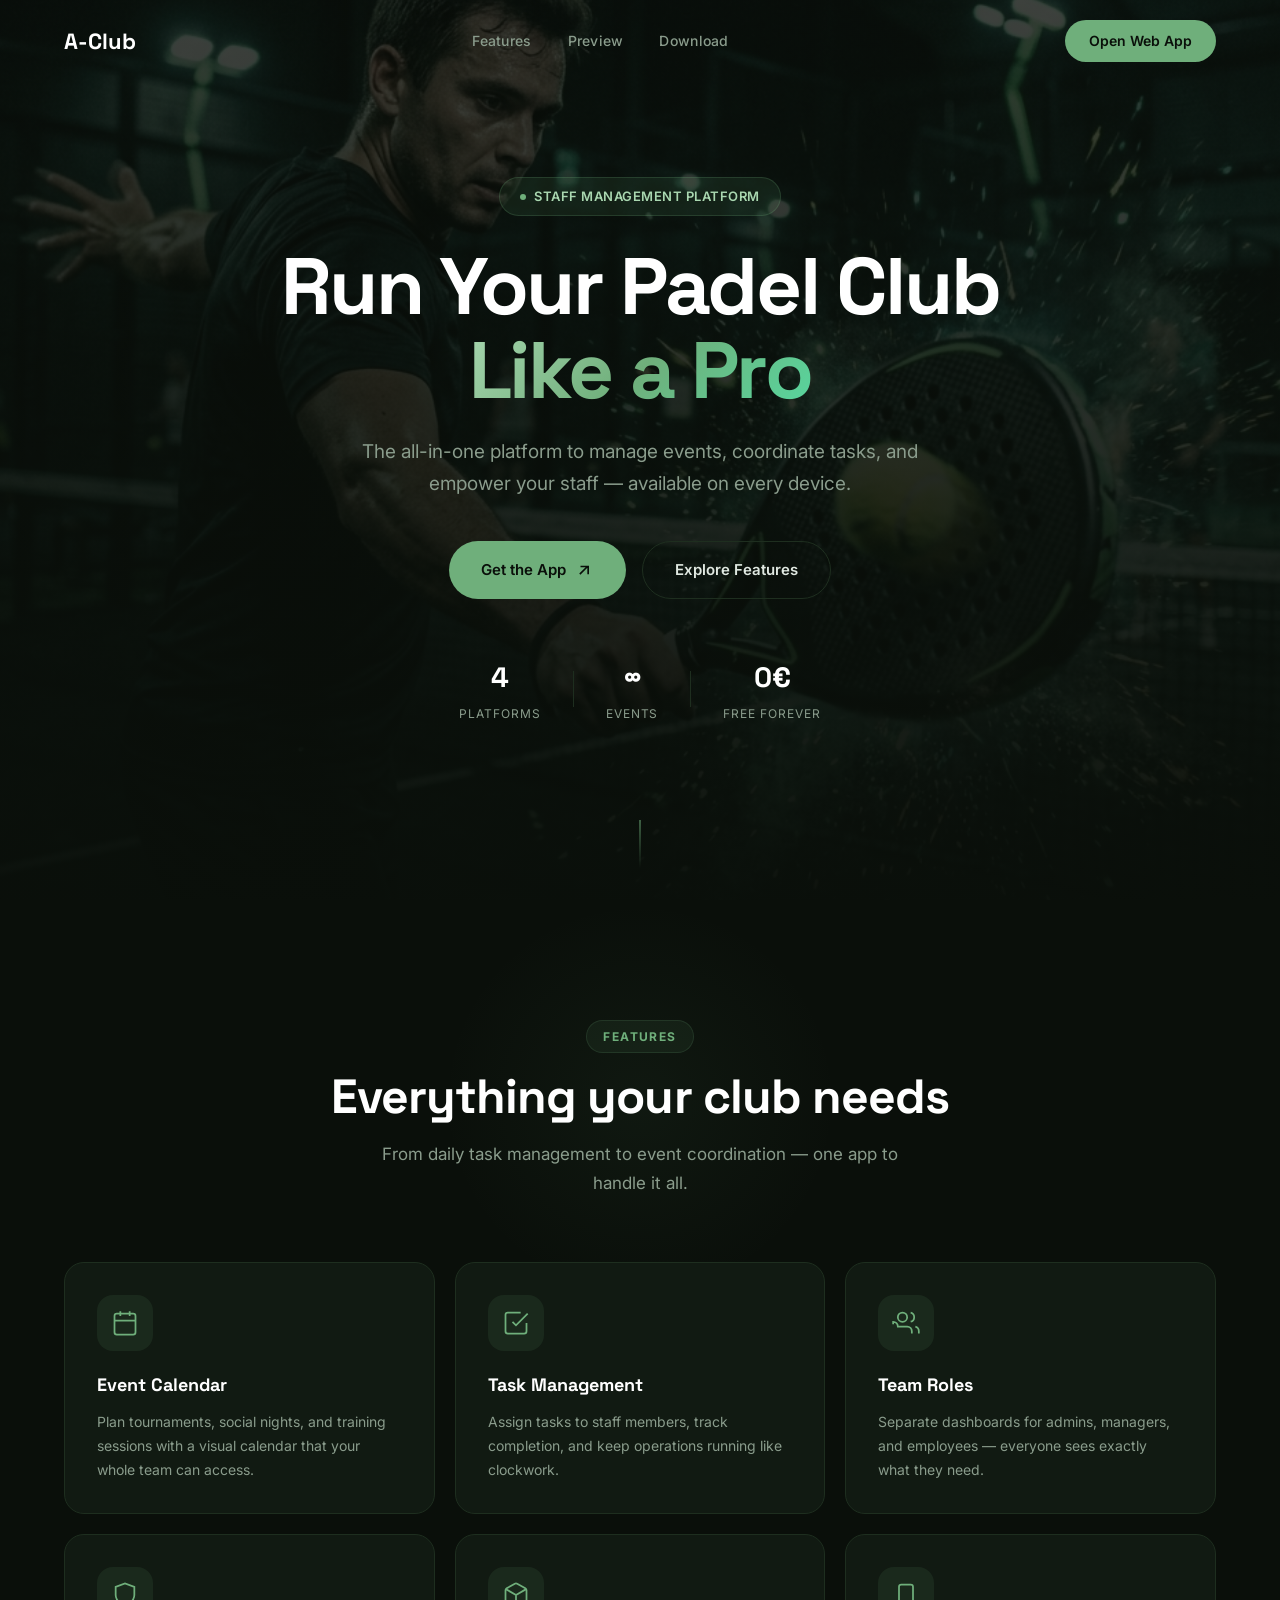
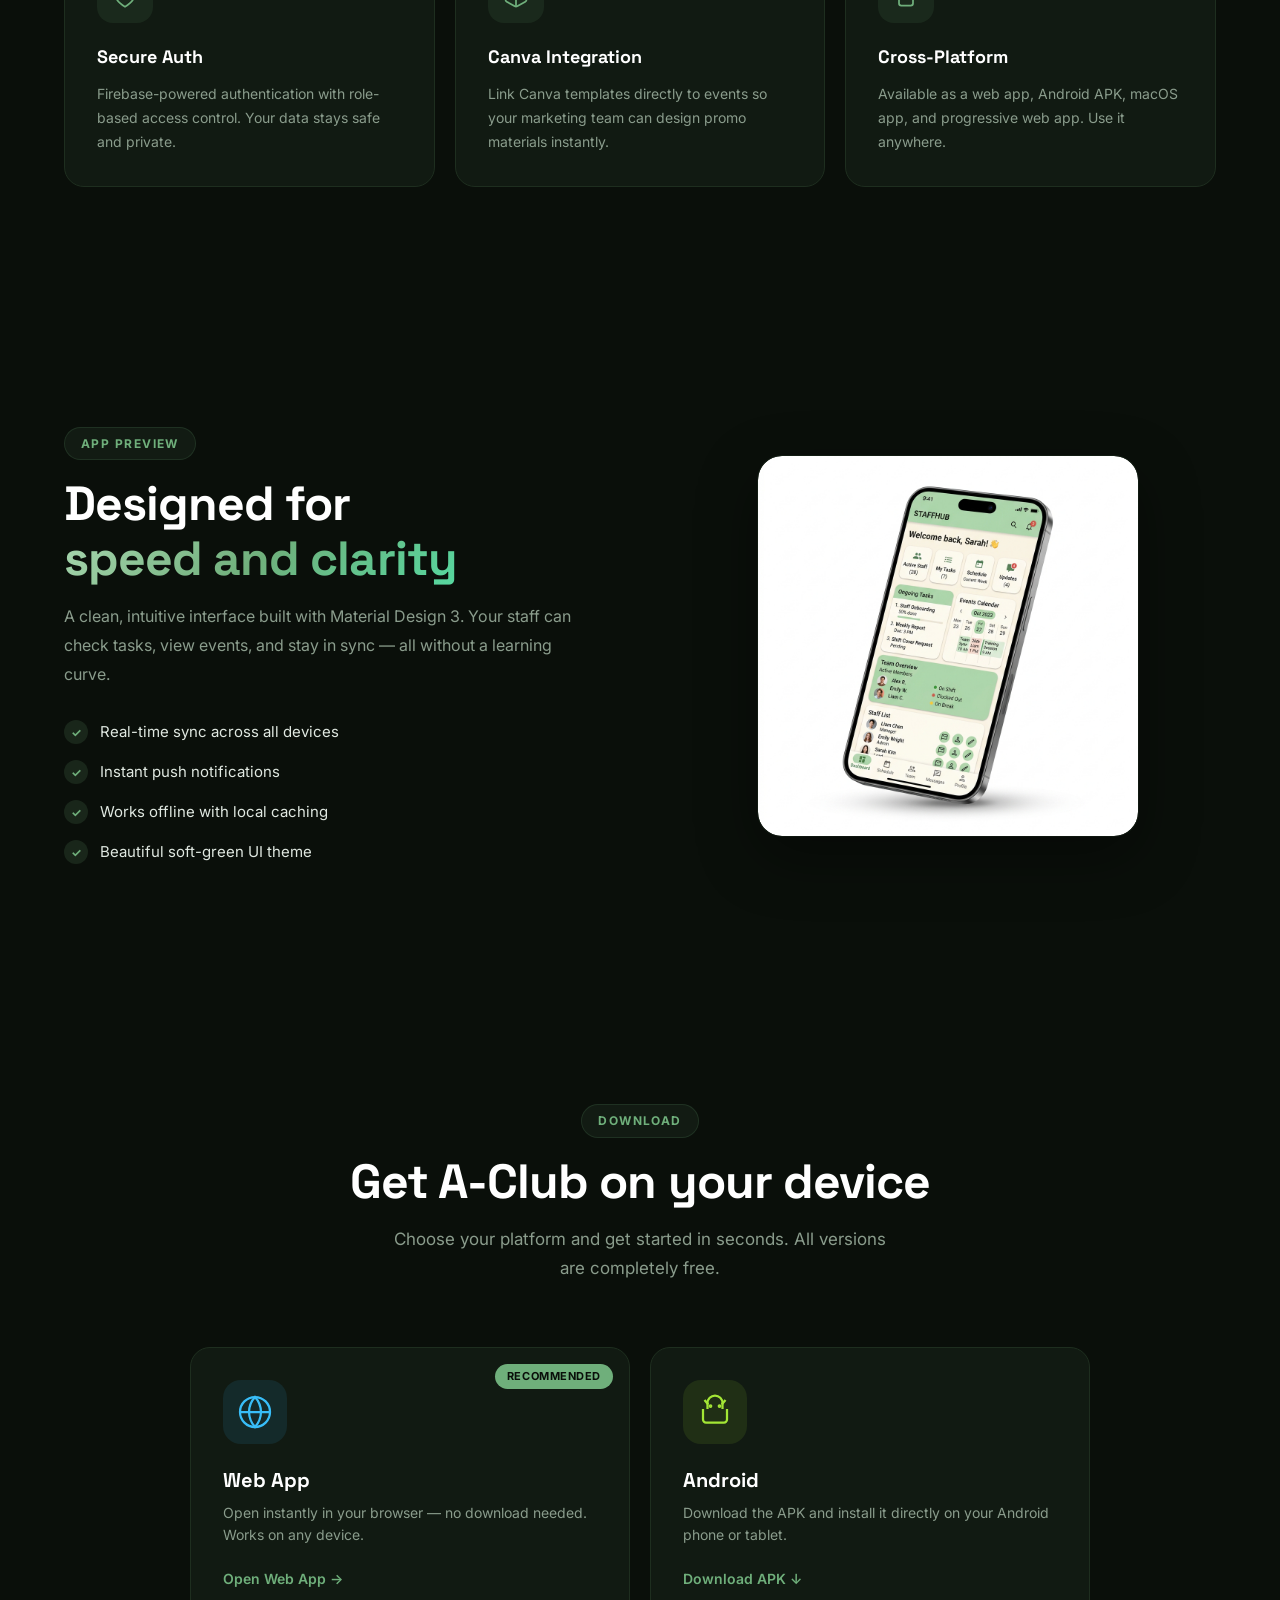
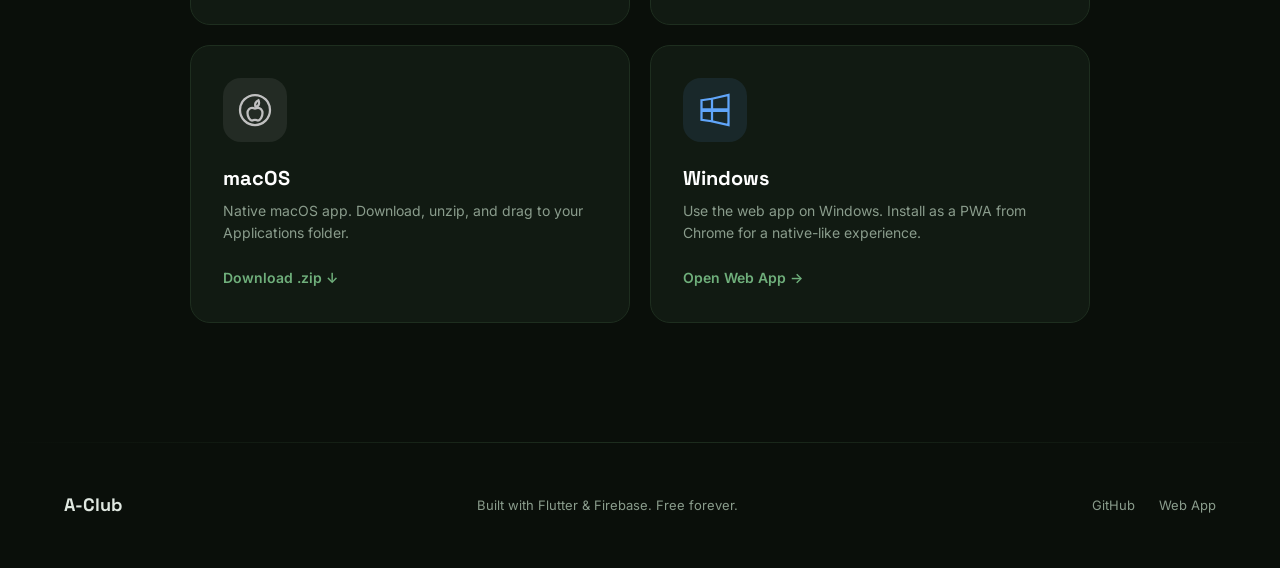
<file: website/index.html>
<!DOCTYPE html>
<html lang="en">

<head>
  <meta charset="UTF-8">
  <meta name="viewport" content="width=device-width, initial-scale=1.0">
  <title>A-Club — Staff Management for Padel Clubs</title>
  <meta name="description"
    content="The all-in-one staff management platform for padel clubs. Manage events, tasks, and your team — on every device.">
  <meta name="theme-color" content="#0a0f0a">
  <link rel="preconnect" href="https://fonts.googleapis.com">
  <link rel="preconnect" href="https://fonts.gstatic.com" crossorigin>
  <link
    href="https://fonts.googleapis.com/css2?family=Inter:wght@400;500;600;700;800;900&family=Space+Grotesk:wght@500;700&display=swap"
    rel="stylesheet">
  <link rel="stylesheet" href="style.css">
</head>

<body>

  <!-- Navigation -->
  <nav id="navbar" class="navbar">
    <div class="nav-container">
      <a href="#" class="nav-logo">
        <span class="logo-text">A-Club</span>
      </a>
      <ul class="nav-links">
        <li><a href="#features">Features</a></li>
        <li><a href="#preview">Preview</a></li>
        <li><a href="#download">Download</a></li>
      </ul>
      <a href="https://myclub-padel.web.app" class="nav-cta" target="_blank">Open Web App</a>
      <button class="nav-toggle" id="nav-toggle" aria-label="Toggle menu">
        <span></span><span></span><span></span>
      </button>
    </div>
  </nav>

  <!-- Mobile Menu -->
  <div class="mobile-menu" id="mobile-menu">
    <ul class="mobile-links">
      <li><a href="#features">Features</a></li>
      <li><a href="#preview">Preview</a></li>
      <li><a href="#download">Download</a></li>
      <li><a href="https://myclub-padel.web.app" target="_blank" class="mobile-cta">Open Web App →</a></li>
    </ul>
  </div>

  <!-- Hero Section -->
  <section class="hero" id="hero">
    <div class="hero-bg">
      <img src="images/hero-bg.png" alt="" class="hero-bg-img">
      <div class="hero-overlay"></div>
    </div>
    <div class="hero-particles" id="particles"></div>
    <div class="hero-content">
      <div class="hero-badge reveal">
        <span class="badge-dot"></span>
        Staff Management Platform
      </div>
      <h1 class="hero-title reveal">
        Run Your Padel Club<br>
        <span class="gradient-text">Like a Pro</span>
      </h1>
      <p class="hero-subtitle reveal">
        The all-in-one platform to manage events, coordinate tasks, and
        empower your staff — available on every device.
      </p>
      <div class="hero-actions reveal">
        <a href="#download" class="btn btn-primary">
          <span>Get the App</span>
          <svg width="20" height="20" viewBox="0 0 24 24" fill="none" stroke="currentColor" stroke-width="2">
            <path d="M7 17l9.2-9.2M17 17V7.8H7.8" />
          </svg>
        </a>
        <a href="#features" class="btn btn-ghost">
          Explore Features
        </a>
      </div>
      <div class="hero-stats reveal">
        <div class="stat">
          <span class="stat-number">4</span>
          <span class="stat-label">Platforms</span>
        </div>
        <div class="stat-divider"></div>
        <div class="stat">
          <span class="stat-number">∞</span>
          <span class="stat-label">Events</span>
        </div>
        <div class="stat-divider"></div>
        <div class="stat">
          <span class="stat-number">0€</span>
          <span class="stat-label">Free Forever</span>
        </div>
      </div>
    </div>
    <div class="scroll-indicator">
      <div class="scroll-line"></div>
    </div>
  </section>

  <!-- Features Section -->
  <section class="features" id="features">
    <div class="container">
      <div class="section-header reveal">
        <span class="section-tag">Features</span>
        <h2 class="section-title">Everything your club needs</h2>
        <p class="section-desc">From daily task management to event coordination — one app to handle it all.</p>
      </div>
      <div class="features-grid">
        <div class="feature-card reveal" style="--delay: 0">
          <div class="feature-icon">
            <svg width="28" height="28" viewBox="0 0 24 24" fill="none" stroke="currentColor" stroke-width="1.5">
              <rect x="3" y="4" width="18" height="18" rx="2" />
              <path d="M16 2v4M8 2v4M3 10h18" />
              <path d="M8 14h.01M12 14h.01M16 14h.01M8 18h.01M12 18h.01" />
            </svg>
          </div>
          <h3>Event Calendar</h3>
          <p>Plan tournaments, social nights, and training sessions with a visual calendar that your whole team can
            access.</p>
        </div>
        <div class="feature-card reveal" style="--delay: 1">
          <div class="feature-icon">
            <svg width="28" height="28" viewBox="0 0 24 24" fill="none" stroke="currentColor" stroke-width="1.5">
              <path d="M9 11l3 3L22 4" />
              <path d="M21 12v7a2 2 0 01-2 2H5a2 2 0 01-2-2V5a2 2 0 012-2h11" />
            </svg>
          </div>
          <h3>Task Management</h3>
          <p>Assign tasks to staff members, track completion, and keep operations running like clockwork.</p>
        </div>
        <div class="feature-card reveal" style="--delay: 2">
          <div class="feature-icon">
            <svg width="28" height="28" viewBox="0 0 24 24" fill="none" stroke="currentColor" stroke-width="1.5">
              <path d="M17 21v-2a4 4 0 00-4-4H5a4 4 0 00-4-4v2" />
              <circle cx="9" cy="7" r="4" />
              <path d="M23 21v-2a4 4 0 00-3-3.87M16 3.13a4 4 0 010 7.75" />
            </svg>
          </div>
          <h3>Team Roles</h3>
          <p>Separate dashboards for admins, managers, and employees — everyone sees exactly what they need.</p>
        </div>
        <div class="feature-card reveal" style="--delay: 3">
          <div class="feature-icon">
            <svg width="28" height="28" viewBox="0 0 24 24" fill="none" stroke="currentColor" stroke-width="1.5">
              <path d="M12 22s8-4 8-10V5l-8-3-8 3v7c0 6 8 10 8 10z" />
            </svg>
          </div>
          <h3>Secure Auth</h3>
          <p>Firebase-powered authentication with role-based access control. Your data stays safe and private.</p>
        </div>
        <div class="feature-card reveal" style="--delay: 4">
          <div class="feature-icon">
            <svg width="28" height="28" viewBox="0 0 24 24" fill="none" stroke="currentColor" stroke-width="1.5">
              <path
                d="M21 16V8a2 2 0 00-1-1.73l-7-4a2 2 0 00-2 0l-7 4A2 2 0 003 8v8a2 2 0 001 1.73l7 4a2 2 0 002 0l7-4A2 2 0 0021 16z" />
              <path d="M3.27 6.96L12 12.01l8.73-5.05M12 22.08V12" />
            </svg>
          </div>
          <h3>Canva Integration</h3>
          <p>Link Canva templates directly to events so your marketing team can design promo materials instantly.</p>
        </div>
        <div class="feature-card reveal" style="--delay: 5">
          <div class="feature-icon">
            <svg width="28" height="28" viewBox="0 0 24 24" fill="none" stroke="currentColor" stroke-width="1.5">
              <path d="M12 18h.01M8 21h8a2 2 0 002-2V5a2 2 0 00-2-2H8a2 2 0 00-2 2v14a2 2 0 002 2z" />
            </svg>
          </div>
          <h3>Cross-Platform</h3>
          <p>Available as a web app, Android APK, macOS app, and progressive web app. Use it anywhere.</p>
        </div>
      </div>
    </div>
  </section>

  <!-- App Preview Section -->
  <section class="preview" id="preview">
    <div class="container">
      <div class="preview-layout">
        <div class="preview-text">
          <span class="section-tag reveal">App Preview</span>
          <h2 class="section-title reveal">Designed for<br><span class="gradient-text">speed and clarity</span></h2>
          <p class="preview-desc reveal">
            A clean, intuitive interface built with Material Design 3.
            Your staff can check tasks, view events, and stay in sync —
            all without a learning curve.
          </p>
          <ul class="preview-list">
            <li class="reveal">
              <span class="check-icon">✓</span>
              Real-time sync across all devices
            </li>
            <li class="reveal">
              <span class="check-icon">✓</span>
              Instant push notifications
            </li>
            <li class="reveal">
              <span class="check-icon">✓</span>
              Works offline with local caching
            </li>
            <li class="reveal">
              <span class="check-icon">✓</span>
              Beautiful soft-green UI theme
            </li>
          </ul>
        </div>
        <div class="preview-mockup reveal">
          <div class="mockup-glow"></div>
          <div class="mockup-frame">
            <img src="images/app-mockup.png" alt="MyClub App Preview" class="mockup-img">
          </div>
        </div>
      </div>
    </div>
  </section>

  <!-- Download Section -->
  <section class="download" id="download">
    <div class="container">
      <div class="section-header reveal">
        <span class="section-tag">Download</span>
        <h2 class="section-title">Get A-Club on your device</h2>
        <p class="section-desc">Choose your platform and get started in seconds. All versions are completely free.</p>
      </div>
      <div class="download-grid">

        <!-- Web App -->
        <a href="https://myclub-padel.web.app" target="_blank" class="download-card reveal" style="--delay: 0"
          id="dl-web">
          <div class="dl-icon-wrap dl-web">
            <svg width="36" height="36" viewBox="0 0 24 24" fill="none" stroke="currentColor" stroke-width="1.5">
              <circle cx="12" cy="12" r="10" />
              <path d="M2 12h20M12 2a15.3 15.3 0 014 10 15.3 15.3 0 01-4 10 15.3 15.3 0 01-4-10 15.3 15.3 0 014-10z" />
            </svg>
          </div>
          <div class="dl-info">
            <h3>Web App</h3>
            <p>Open instantly in your browser — no download needed. Works on any device.</p>
          </div>
          <div class="dl-action">
            <span class="dl-btn">Open Web App →</span>
          </div>
          <div class="dl-badge">Recommended</div>
        </a>

        <!-- Android -->
        <a href="https://github.com/JulesPress/MyClub/releases/tag/v1.0" target="_blank" class="download-card reveal"
          style="--delay: 1" id="dl-android">
          <div class="dl-icon-wrap dl-android">
            <svg width="36" height="36" viewBox="0 0 24 24" fill="none" stroke="currentColor" stroke-width="1.5">
              <path d="M4 10v7a2 2 0 002 2h12a2 2 0 002-2v-7" />
              <path d="M7 10V6a5 5 0 0110 0v4" />
              <path d="M5 4l2.5 3M19 4l-2.5 3" />
              <circle cx="9" cy="8" r=".5" fill="currentColor" />
              <circle cx="15" cy="8" r=".5" fill="currentColor" />
            </svg>
          </div>
          <div class="dl-info">
            <h3>Android</h3>
            <p>Download the APK and install it directly on your Android phone or tablet.</p>
          </div>
          <div class="dl-action">
            <span class="dl-btn">Download APK ↓</span>
          </div>
        </a>

        <!-- macOS -->
        <a href="https://github.com/JulesPress/MyClub/releases/tag/v1.0" target="_blank" class="download-card reveal"
          style="--delay: 2" id="dl-macos">
          <div class="dl-icon-wrap dl-macos">
            <svg width="36" height="36" viewBox="0 0 24 24" fill="none" stroke="currentColor" stroke-width="1.5">
              <path d="M12 2C6.477 2 2 6.477 2 12s4.477 10 10 10 10-4.477 10-10S17.523 2 12 2z" />
              <path d="M14.5 8.5c.5-1.5-.2-3-.2-3s-1.5.7-2 2c-.4 1 0 2.2 0 2.2s1.6.3 2.2-1.2z" />
              <path
                d="M10 10.5c-1.5 0-3 1.5-3 3.5 0 2.5 1.5 5 3 5 .7 0 1.2-.5 2-.5s1.3.5 2 .5c1.5 0 3-2.5 3-5 0-2-1.5-3.5-3-3.5-.7 0-1.3.5-2 .5s-1.2-.5-2-.5z" />
            </svg>
          </div>
          <div class="dl-info">
            <h3>macOS</h3>
            <p>Native macOS app. Download, unzip, and drag to your Applications folder.</p>
          </div>
          <div class="dl-action">
            <span class="dl-btn">Download .zip ↓</span>
          </div>
        </a>

        <!-- Windows -->
        <a href="https://myclub-padel.web.app" target="_blank" class="download-card reveal" style="--delay: 3"
          id="dl-windows">
          <div class="dl-icon-wrap dl-windows">
            <svg width="36" height="36" viewBox="0 0 24 24" fill="none" stroke="currentColor" stroke-width="1.5">
              <path d="M3 5.5l7-1v7H3zM10 4.5l11-2.5v9.5H10zM3 12.5h7v7l-7-1zM10 12.5h11V22l-11-2.5z" />
            </svg>
          </div>
          <div class="dl-info">
            <h3>Windows</h3>
            <p>Use the web app on Windows. Install as a PWA from Chrome for a native-like experience.</p>
          </div>
          <div class="dl-action">
            <span class="dl-btn">Open Web App →</span>
          </div>
        </a>

      </div>
    </div>
  </section>

  <!-- Footer -->
  <footer class="footer">
    <div class="container">
      <div class="footer-content">
        <div class="footer-brand">
          <span class="logo-text">A-Club</span>
        </div>
        <p class="footer-copy">Built with Flutter & Firebase. Free forever.</p>
        <div class="footer-links">
          <a href="https://github.com/JulesPress/MyClub" target="_blank">GitHub</a>
          <a href="https://myclub-padel.web.app" target="_blank">Web App</a>
        </div>
      </div>
    </div>
  </footer>

  <script src="script.js"></script>
</body>

</html>
</file>
<file: website/style.css>
/* =========================================
   MyClub Landing Page — Style
   ========================================= */

/* === RESET & BASE === */
*, *::before, *::after {
  margin: 0;
  padding: 0;
  box-sizing: border-box;
}

:root {
  --green-400: #6FAF7B;
  --green-300: #A9D7B0;
  --green-500: #4A8F56;
  --green-900: #0a1f0d;
  --cream: #FFFCF4;
  --dark: #0a0f0a;
  --dark-card: #111a12;
  --dark-card-hover: #162017;
  --dark-border: #1e2e1f;
  --text: #e0e8e1;
  --text-muted: #8a9c8c;
  --font-primary: 'Inter', -apple-system, BlinkMacSystemFont, sans-serif;
  --font-display: 'Space Grotesk', 'Inter', sans-serif;
}

html {
  scroll-behavior: smooth;
  -webkit-font-smoothing: antialiased;
}

body {
  font-family: var(--font-primary);
  background: var(--dark);
  color: var(--text);
  overflow-x: hidden;
  line-height: 1.6;
}

a { text-decoration: none; color: inherit; }
img { max-width: 100%; display: block; }

.container {
  max-width: 1200px;
  margin: 0 auto;
  padding: 0 24px;
}

/* === NAVBAR === */
.navbar {
  position: fixed;
  top: 0;
  left: 0;
  right: 0;
  z-index: 1000;
  padding: 20px 0;
  transition: all 0.4s cubic-bezier(0.16, 1, 0.3, 1);
}

.navbar.scrolled {
  padding: 12px 0;
  background: rgba(10, 15, 10, 0.85);
  backdrop-filter: blur(20px);
  -webkit-backdrop-filter: blur(20px);
  border-bottom: 1px solid rgba(111, 175, 123, 0.1);
}

.nav-container {
  max-width: 1200px;
  margin: 0 auto;
  padding: 0 24px;
  display: flex;
  align-items: center;
  justify-content: space-between;
}

.nav-logo {
  display: flex;
  align-items: center;
  gap: 10px;
  font-family: var(--font-display);
  font-size: 22px;
  font-weight: 700;
  color: white;
}

.logo-icon {
  font-size: 24px;
}

.nav-links {
  display: flex;
  list-style: none;
  gap: 36px;
}

.nav-links a {
  font-size: 14px;
  font-weight: 500;
  color: var(--text-muted);
  transition: color 0.3s;
  letter-spacing: 0.02em;
}

.nav-links a:hover {
  color: var(--green-300);
}

.nav-cta {
  font-size: 14px;
  font-weight: 600;
  padding: 10px 24px;
  border-radius: 50px;
  background: var(--green-400);
  color: var(--dark);
  transition: all 0.3s;
}

.nav-cta:hover {
  background: var(--green-300);
  transform: translateY(-1px);
  box-shadow: 0 4px 20px rgba(111, 175, 123, 0.3);
}

.nav-toggle {
  display: none;
  flex-direction: column;
  gap: 5px;
  background: none;
  border: none;
  cursor: pointer;
  padding: 4px;
}

.nav-toggle span {
  width: 24px;
  height: 2px;
  background: white;
  border-radius: 2px;
  transition: all 0.3s;
}

.mobile-menu {
  display: none;
  position: fixed;
  top: 0;
  left: 0;
  right: 0;
  bottom: 0;
  z-index: 999;
  background: rgba(10, 15, 10, 0.97);
  backdrop-filter: blur(30px);
  justify-content: center;
  align-items: center;
  opacity: 0;
  pointer-events: none;
  transition: opacity 0.4s;
}

.mobile-menu.active {
  opacity: 1;
  pointer-events: all;
}

.mobile-links {
  list-style: none;
  text-align: center;
  display: flex;
  flex-direction: column;
  gap: 32px;
}

.mobile-links a {
  font-family: var(--font-display);
  font-size: 28px;
  font-weight: 700;
  color: white;
}

.mobile-cta {
  color: var(--green-400) !important;
}

/* === HERO === */
.hero {
  position: relative;
  min-height: 100vh;
  display: flex;
  align-items: center;
  justify-content: center;
  overflow: hidden;
}

.hero-bg {
  position: absolute;
  inset: 0;
  z-index: 0;
}

.hero-bg-img {
  width: 100%;
  height: 100%;
  object-fit: cover;
  opacity: 0.35;
  filter: saturate(0.7);
}

.hero-overlay {
  position: absolute;
  inset: 0;
  background: linear-gradient(
    180deg,
    rgba(10, 15, 10, 0.4) 0%,
    rgba(10, 15, 10, 0.6) 40%,
    rgba(10, 15, 10, 0.95) 100%
  );
}

.hero-particles {
  position: absolute;
  inset: 0;
  z-index: 1;
  pointer-events: none;
}

.particle {
  position: absolute;
  width: 3px;
  height: 3px;
  background: var(--green-400);
  border-radius: 50%;
  opacity: 0;
  animation: float-up linear infinite;
}

@keyframes float-up {
  0% { opacity: 0; transform: translateY(0) scale(0); }
  10% { opacity: 0.6; }
  90% { opacity: 0.1; }
  100% { opacity: 0; transform: translateY(-100vh) scale(1); }
}

.hero-content {
  position: relative;
  z-index: 2;
  text-align: center;
  max-width: 800px;
  padding: 0 24px;
}

.hero-badge {
  display: inline-flex;
  align-items: center;
  gap: 8px;
  padding: 8px 20px;
  background: rgba(111, 175, 123, 0.1);
  border: 1px solid rgba(111, 175, 123, 0.2);
  border-radius: 50px;
  font-size: 13px;
  font-weight: 600;
  color: var(--green-300);
  letter-spacing: 0.04em;
  text-transform: uppercase;
  margin-bottom: 28px;
}

.badge-dot {
  width: 6px;
  height: 6px;
  border-radius: 50%;
  background: var(--green-400);
  animation: pulse-dot 2s ease-in-out infinite;
}

@keyframes pulse-dot {
  0%, 100% { opacity: 1; transform: scale(1); }
  50% { opacity: 0.4; transform: scale(1.5); }
}

.hero-title {
  font-family: var(--font-display);
  font-size: clamp(42px, 7vw, 80px);
  font-weight: 900;
  line-height: 1.05;
  letter-spacing: -0.03em;
  margin-bottom: 24px;
  color: white;
}

.gradient-text {
  background: linear-gradient(135deg, var(--green-300) 0%, var(--green-400) 50%, #56d8a0 100%);
  -webkit-background-clip: text;
  -webkit-text-fill-color: transparent;
  background-clip: text;
}

.hero-subtitle {
  font-size: clamp(16px, 2vw, 19px);
  color: var(--text-muted);
  max-width: 560px;
  margin: 0 auto 40px;
  line-height: 1.7;
}

.hero-actions {
  display: flex;
  gap: 16px;
  justify-content: center;
  flex-wrap: wrap;
  margin-bottom: 56px;
}

.btn {
  display: inline-flex;
  align-items: center;
  gap: 8px;
  padding: 16px 32px;
  border-radius: 50px;
  font-size: 15px;
  font-weight: 600;
  transition: all 0.3s cubic-bezier(0.16, 1, 0.3, 1);
  cursor: pointer;
  border: none;
}

.btn-primary {
  background: var(--green-400);
  color: var(--dark);
}

.btn-primary:hover {
  background: var(--green-300);
  transform: translateY(-2px);
  box-shadow: 0 8px 30px rgba(111, 175, 123, 0.35);
}

.btn-ghost {
  background: transparent;
  color: var(--text);
  border: 1px solid var(--dark-border);
}

.btn-ghost:hover {
  border-color: var(--green-400);
  color: var(--green-300);
  background: rgba(111, 175, 123, 0.05);
}

.hero-stats {
  display: flex;
  align-items: center;
  justify-content: center;
  gap: 32px;
}

.stat {
  display: flex;
  flex-direction: column;
  align-items: center;
}

.stat-number {
  font-family: var(--font-display);
  font-size: 28px;
  font-weight: 700;
  color: white;
}

.stat-label {
  font-size: 12px;
  color: var(--text-muted);
  text-transform: uppercase;
  letter-spacing: 0.08em;
  margin-top: 4px;
}

.stat-divider {
  width: 1px;
  height: 36px;
  background: var(--dark-border);
}

.scroll-indicator {
  position: absolute;
  bottom: 32px;
  left: 50%;
  transform: translateX(-50%);
  z-index: 2;
}

.scroll-line {
  width: 1px;
  height: 48px;
  background: linear-gradient(to bottom, var(--green-400), transparent);
  animation: scroll-pulse 2s ease-in-out infinite;
}

@keyframes scroll-pulse {
  0%, 100% { opacity: 1; transform: scaleY(1); }
  50% { opacity: 0.3; transform: scaleY(0.5); transform-origin: top; }
}

/* === SECTIONS SHARED === */
.section-header {
  text-align: center;
  margin-bottom: 64px;
}

.section-tag {
  display: inline-block;
  font-size: 12px;
  font-weight: 700;
  text-transform: uppercase;
  letter-spacing: 0.12em;
  color: var(--green-400);
  margin-bottom: 16px;
  padding: 6px 16px;
  background: rgba(111, 175, 123, 0.08);
  border-radius: 50px;
  border: 1px solid rgba(111, 175, 123, 0.15);
}

.section-title {
  font-family: var(--font-display);
  font-size: clamp(32px, 5vw, 48px);
  font-weight: 800;
  color: white;
  letter-spacing: -0.02em;
  line-height: 1.15;
  margin-bottom: 16px;
}

.section-desc {
  font-size: 17px;
  color: var(--text-muted);
  max-width: 520px;
  margin: 0 auto;
  line-height: 1.7;
}

/* === FEATURES === */
.features {
  padding: 120px 0;
  position: relative;
}

.features::before {
  content: '';
  position: absolute;
  top: 0;
  left: 50%;
  transform: translateX(-50%);
  width: 400px;
  height: 400px;
  background: radial-gradient(circle, rgba(111, 175, 123, 0.06) 0%, transparent 70%);
  pointer-events: none;
}

.features-grid {
  display: grid;
  grid-template-columns: repeat(3, 1fr);
  gap: 20px;
}

.feature-card {
  background: var(--dark-card);
  border: 1px solid var(--dark-border);
  border-radius: 20px;
  padding: 32px;
  transition: all 0.4s cubic-bezier(0.16, 1, 0.3, 1);
  position: relative;
  overflow: hidden;
}

.feature-card::before {
  content: '';
  position: absolute;
  top: 0;
  left: 0;
  right: 0;
  height: 1px;
  background: linear-gradient(90deg, transparent, var(--green-400), transparent);
  opacity: 0;
  transition: opacity 0.4s;
}

.feature-card:hover {
  background: var(--dark-card-hover);
  border-color: rgba(111, 175, 123, 0.2);
  transform: translateY(-4px);
}

.feature-card:hover::before {
  opacity: 1;
}

.feature-icon {
  width: 56px;
  height: 56px;
  display: flex;
  align-items: center;
  justify-content: center;
  background: rgba(111, 175, 123, 0.1);
  border-radius: 16px;
  margin-bottom: 20px;
  color: var(--green-400);
}

.feature-card h3 {
  font-family: var(--font-display);
  font-size: 18px;
  font-weight: 700;
  color: white;
  margin-bottom: 10px;
}

.feature-card p {
  font-size: 14px;
  color: var(--text-muted);
  line-height: 1.7;
}

/* === APP PREVIEW === */
.preview {
  padding: 120px 0;
  position: relative;
  overflow: hidden;
}

.preview-layout {
  display: grid;
  grid-template-columns: 1fr 1fr;
  gap: 80px;
  align-items: center;
}

.preview-text .section-title {
  text-align: left;
}

.preview-desc {
  font-size: 16px;
  color: var(--text-muted);
  line-height: 1.8;
  margin-bottom: 32px;
}

.preview-list {
  list-style: none;
  display: flex;
  flex-direction: column;
  gap: 16px;
}

.preview-list li {
  display: flex;
  align-items: center;
  gap: 12px;
  font-size: 15px;
  color: var(--text);
}

.check-icon {
  display: flex;
  align-items: center;
  justify-content: center;
  width: 24px;
  height: 24px;
  background: rgba(111, 175, 123, 0.15);
  border-radius: 50%;
  color: var(--green-400);
  font-size: 12px;
  font-weight: 700;
  flex-shrink: 0;
}

.preview-mockup {
  position: relative;
  display: flex;
  justify-content: center;
}

.mockup-glow {
  position: absolute;
  width: 300px;
  height: 300px;
  background: radial-gradient(circle, rgba(111, 175, 123, 0.15) 0%, transparent 70%);
  top: 50%;
  left: 50%;
  transform: translate(-50%, -50%);
  z-index: 0;
  animation: glow-pulse 4s ease-in-out infinite;
}

@keyframes glow-pulse {
  0%, 100% { opacity: 0.7; transform: translate(-50%, -50%) scale(1); }
  50% { opacity: 1; transform: translate(-50%, -50%) scale(1.15); }
}

.mockup-frame {
  position: relative;
  z-index: 1;
  max-width: 380px;
  border-radius: 24px;
  overflow: hidden;
  box-shadow:
    0 20px 60px rgba(0, 0, 0, 0.4),
    0 0 0 1px rgba(111, 175, 123, 0.1);
  animation: float 6s ease-in-out infinite;
}

@keyframes float {
  0%, 100% { transform: translateY(0); }
  50% { transform: translateY(-12px); }
}

.mockup-img {
  width: 100%;
  border-radius: 24px;
}

/* === DOWNLOAD === */
.download {
  padding: 120px 0;
  position: relative;
}

.download::before {
  content: '';
  position: absolute;
  bottom: 0;
  left: 0;
  right: 0;
  height: 1px;
  background: linear-gradient(90deg, transparent, var(--dark-border), transparent);
}

.download-grid {
  display: grid;
  grid-template-columns: repeat(2, 1fr);
  gap: 20px;
  max-width: 900px;
  margin: 0 auto;
}

.download-card {
  position: relative;
  display: flex;
  flex-direction: column;
  gap: 20px;
  padding: 32px;
  background: var(--dark-card);
  border: 1px solid var(--dark-border);
  border-radius: 20px;
  transition: all 0.4s cubic-bezier(0.16, 1, 0.3, 1);
  cursor: pointer;
  overflow: hidden;
}

.download-card::after {
  content: '';
  position: absolute;
  inset: 0;
  border-radius: 20px;
  background: linear-gradient(135deg, rgba(111, 175, 123, 0.03) 0%, transparent 50%);
  opacity: 0;
  transition: opacity 0.4s;
}

.download-card:hover {
  border-color: rgba(111, 175, 123, 0.3);
  transform: translateY(-4px);
  box-shadow: 0 12px 40px rgba(0, 0, 0, 0.3);
}

.download-card:hover::after {
  opacity: 1;
}

.dl-icon-wrap {
  width: 64px;
  height: 64px;
  border-radius: 18px;
  display: flex;
  align-items: center;
  justify-content: center;
  position: relative;
  z-index: 1;
}

.dl-web { background: rgba(56, 189, 248, 0.1); color: #38bdf8; }
.dl-android { background: rgba(163, 230, 53, 0.1); color: #a3e635; }
.dl-macos { background: rgba(192, 192, 192, 0.1); color: #c0c0c0; }
.dl-windows { background: rgba(96, 165, 250, 0.1); color: #60a5fa; }

.dl-info {
  position: relative;
  z-index: 1;
}

.dl-info h3 {
  font-family: var(--font-display);
  font-size: 20px;
  font-weight: 700;
  color: white;
  margin-bottom: 6px;
}

.dl-info p {
  font-size: 14px;
  color: var(--text-muted);
  line-height: 1.6;
}

.dl-action {
  position: relative;
  z-index: 1;
  margin-top: auto;
}

.dl-btn {
  display: inline-flex;
  align-items: center;
  gap: 6px;
  font-size: 14px;
  font-weight: 600;
  color: var(--green-400);
  transition: color 0.3s;
}

.download-card:hover .dl-btn {
  color: var(--green-300);
}

.dl-badge {
  position: absolute;
  top: 16px;
  right: 16px;
  padding: 4px 12px;
  background: var(--green-400);
  color: var(--dark);
  font-size: 11px;
  font-weight: 700;
  border-radius: 50px;
  text-transform: uppercase;
  letter-spacing: 0.05em;
  z-index: 1;
}

/* === FOOTER === */
.footer {
  padding: 48px 0;
}

.footer-content {
  display: flex;
  align-items: center;
  justify-content: space-between;
  flex-wrap: wrap;
  gap: 16px;
}

.footer-brand {
  display: flex;
  align-items: center;
  gap: 8px;
  font-family: var(--font-display);
  font-size: 18px;
  font-weight: 700;
}

.footer-copy {
  font-size: 13px;
  color: var(--text-muted);
}

.footer-links {
  display: flex;
  gap: 24px;
}

.footer-links a {
  font-size: 13px;
  color: var(--text-muted);
  transition: color 0.3s;
}

.footer-links a:hover {
  color: var(--green-300);
}

/* === SCROLL REVEAL === */
.reveal {
  opacity: 0;
  transform: translateY(30px);
  transition: all 0.8s cubic-bezier(0.16, 1, 0.3, 1);
  transition-delay: calc(var(--delay, 0) * 120ms);
}

.reveal.visible {
  opacity: 1;
  transform: translateY(0);
}

/* === RESPONSIVE === */
@media (max-width: 900px) {
  .features-grid {
    grid-template-columns: repeat(2, 1fr);
  }

  .preview-layout {
    grid-template-columns: 1fr;
    gap: 48px;
    text-align: center;
  }

  .preview-text .section-title {
    text-align: center;
  }

  .preview-list {
    align-items: center;
  }

  .download-grid {
    grid-template-columns: 1fr;
  }
}

@media (max-width: 640px) {
  .nav-links, .nav-cta {
    display: none;
  }

  .nav-toggle {
    display: flex;
  }

  .mobile-menu {
    display: flex;
  }

  .features-grid {
    grid-template-columns: 1fr;
  }

  .hero-stats {
    gap: 20px;
  }

  .stat-number {
    font-size: 22px;
  }

  .hero-actions {
    flex-direction: column;
    align-items: center;
  }

  .footer-content {
    flex-direction: column;
    text-align: center;
  }
}
</file>
